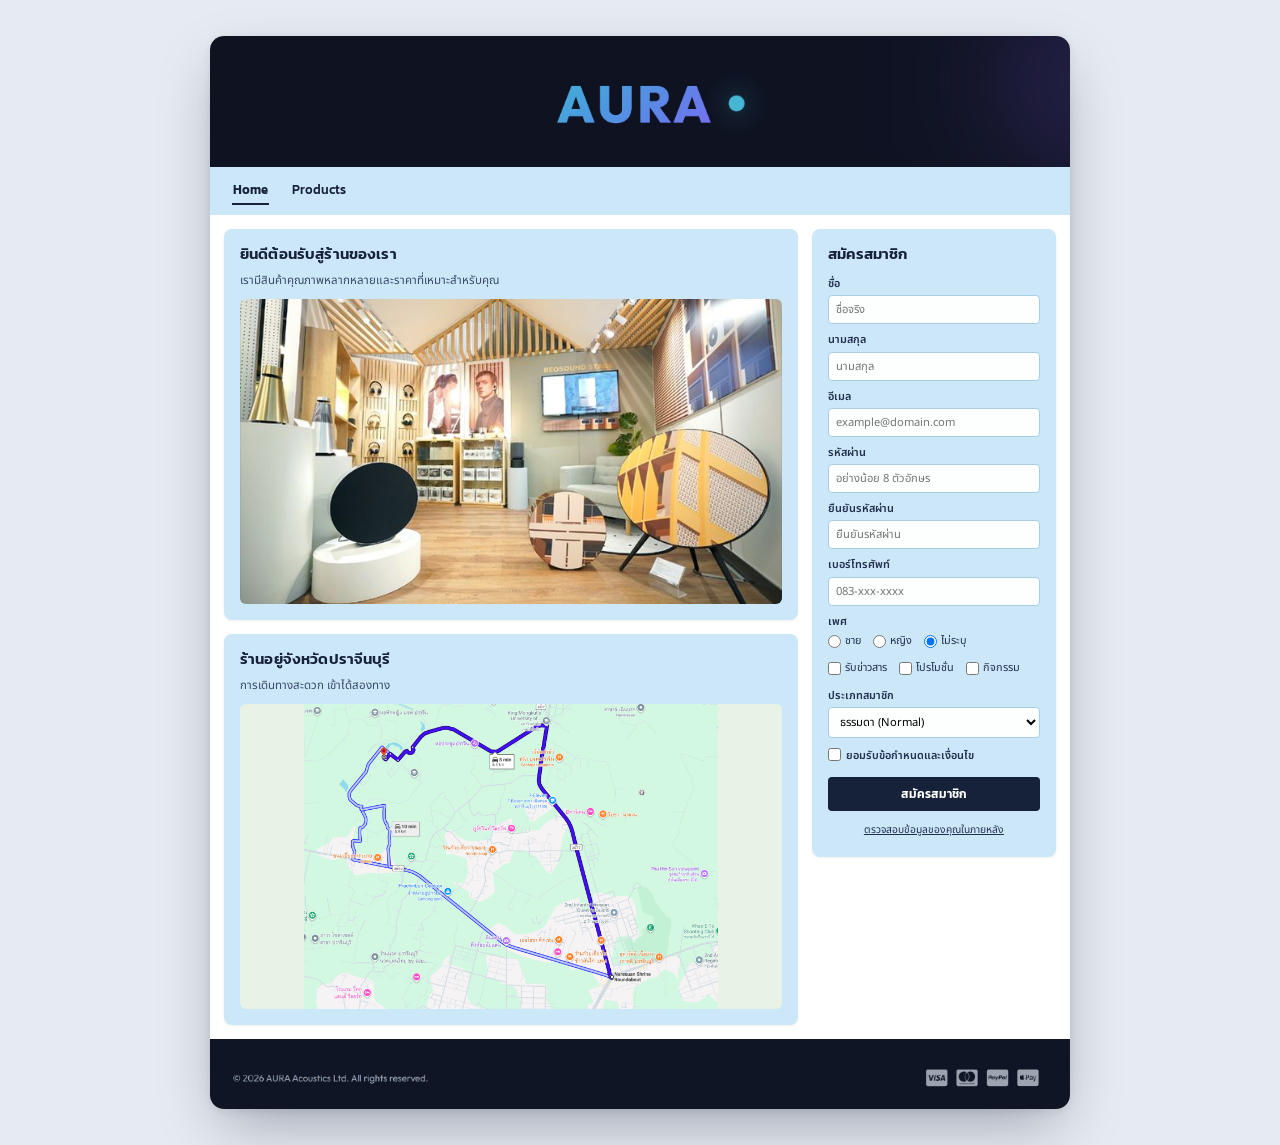
<file: index.html>
<!DOCTYPE html>
<html lang="th">
<head>
<meta charset="UTF-8" />
<meta name="viewport" content="width=device-width, initial-scale=1.0" />
<title>AURA Acoustics | Home</title>
<link rel="stylesheet" href="css/gridstyle.css" />
</head>
<body>

<div class="page">

  
  <header class="site-header">
    <img src="images/header.jpg" alt="AURA Acoustics" />
  </header>

  
  <nav class="site-nav">
    <a href="index.html" class="active">Home</a>
    <a href="product.html">Products</a>
  </nav>

  
  <main class="main-grid">

    
    <section class="content-col">

      <article class="card">
        <h2>ยินดีต้อนรับสู่ร้านของเรา</h2>
        <p class="card-sub">เรามีสินค้าคุณภาพหลากหลายและราคาที่เหมาะสำหรับคุณ</p>
        <div class="media">
          <img src="images/shop.jpg" alt="หน้าร้าน AURA Acoustics" />
        </div>
      </article>

      <article class="card">
        <h2>ร้านอยู่จังหวัดปราจีนบุรี</h2>
        <p class="card-sub">การเดินทางสะดวก เข้าได้สองทาง</p>
        <div class="media map">
          <img src="images/map.png" alt="แผนที่ตั้งร้าน AURA Acoustics จังหวัดปราจีนบุรี" />
        </div>
      </article>

    </section>

    
    <aside class="sidebar">
      <h2>สมัครสมาชิก</h2>

      <form class="form-grid" action="#" method="post">

        <div class="field">
          <label for="firstname">ชื่อ</label>
          <input type="text" id="firstname" name="firstname" placeholder="ชื่อจริง" required />
        </div>

        <div class="field">
          <label for="lastname">นามสกุล</label>
          <input type="text" id="lastname" name="lastname" placeholder="นามสกุล" required />
        </div>

        <div class="field">
          <label for="email">อีเมล</label>
          <input type="email" id="email" name="email" placeholder="example@domain.com" required />
        </div>

        <div class="field">
          <label for="password">รหัสผ่าน</label>
          <input type="password" id="password" name="password" placeholder="อย่างน้อย 8 ตัวอักษร" required />
          <span class="hint"></span>
        </div>

        <div class="field">
          <label for="confirm-password">ยืนยันรหัสผ่าน</label>
          <input type="password" id="confirm-password" name="confirm-password" placeholder="ยืนยันรหัสผ่าน" required />
        </div>

        <div class="field">
          <label for="phone">เบอร์โทรศัพท์</label>
          <input type="tel" id="phone" name="phone" placeholder="083-xxx-xxxx" pattern="[0-9]{3}-[0-9]{3}-[0-9]{4}" />
        </div>

        <div class="field">
          <label>เพศ</label>
          <div class="radio-row">
            <label><input type="radio" name="gender" value="male" /> ชาย</label>
            <label><input type="radio" name="gender" value="female" /> หญิง</label>
            <label><input type="radio" name="gender" value="unspecified" checked /> ไม่ระบุ</label>
          </div>
        </div>

        <div class="field">
          <div class="checkbox-row">
            <label><input type="checkbox" name="subscribe" value="news" /> รับข่าวสาร</label>
            <label><input type="checkbox" name="subscribe" value="promo" /> โปรโมชั่น</label>
            <label><input type="checkbox" name="subscribe" value="event" /> กิจกรรม</label>
          </div>
        </div>

        <div class="field">
          <label for="member-type">ประเภทสมาชิก</label>
          <select id="member-type" name="member-type">
            <option value="normal" selected>ธรรมดา (Normal)</option>
            <option value="vip">VIP</option>
            <option value="premium">Premium</option>
          </select>
        </div>

        <div class="field terms">
          <input type="checkbox" id="terms" name="terms" required />
          <label for="terms">ยอมรับข้อกำหนดและเงื่อนไข</label>
        </div>

        <button type="submit" class="submit-btn">สมัครสมาชิก</button>

        <a href="#" class="member-link">ตรวจสอบข้อมูลของคุณในภายหลัง</a>

      </form>
    </aside>

  </main>

  
  <footer class="site-footer">
    <img src="images/footer.jpg" alt="AURA Acoustics Footer" />
  </footer>

</div>

</body>
</html>
</file>
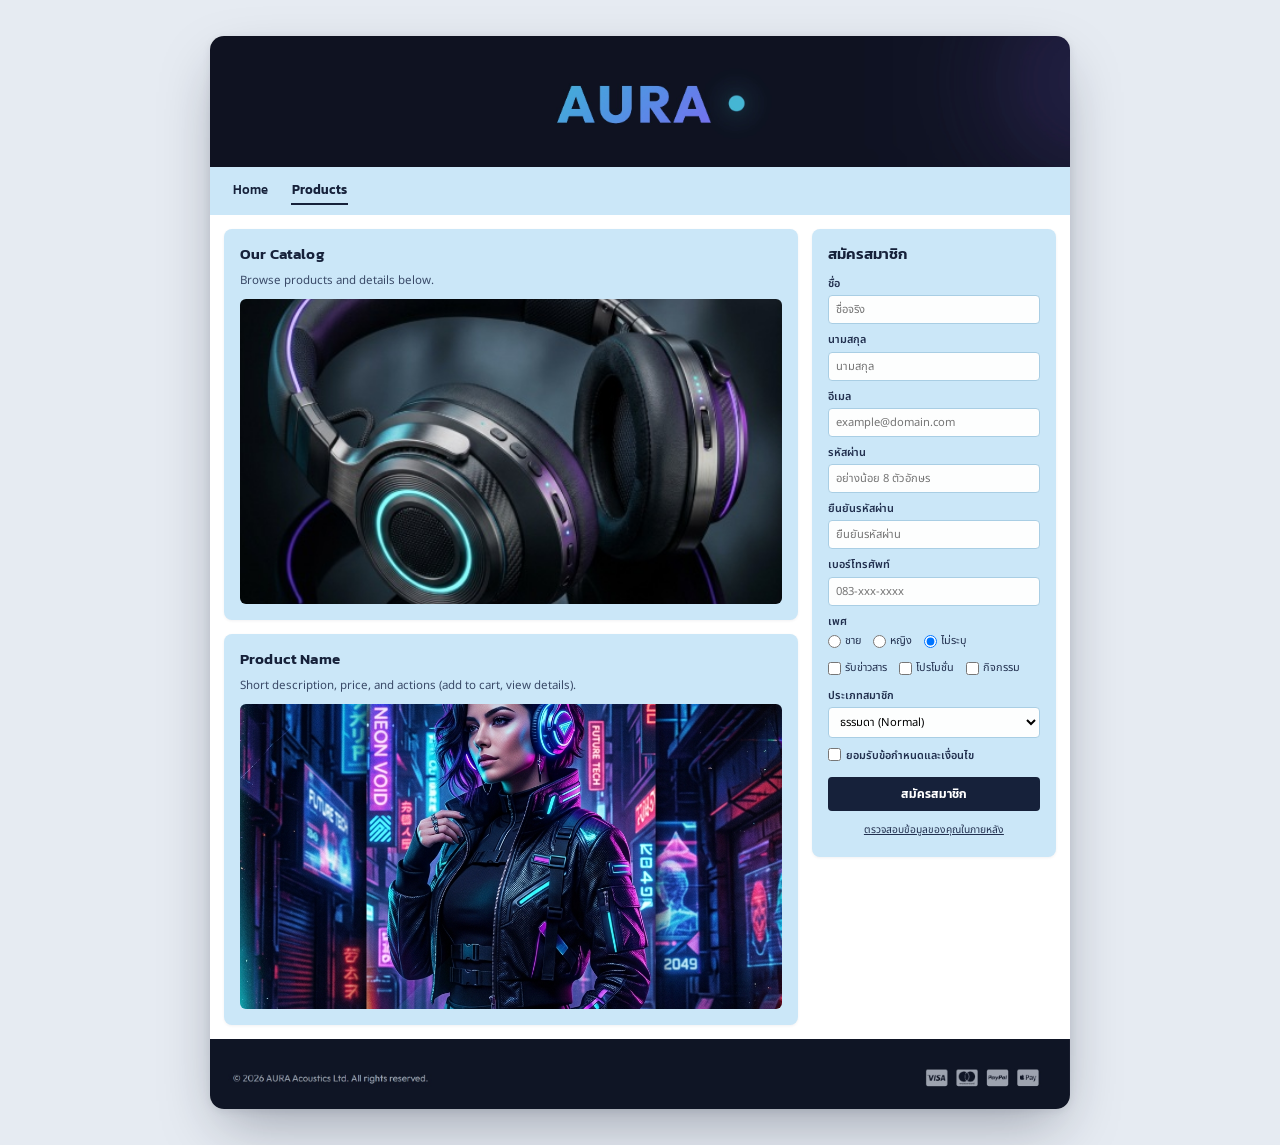
<file: product.html>
<!DOCTYPE html>
<html lang="th">
<head>
<meta charset="UTF-8" />
<meta name="viewport" content="width=device-width, initial-scale=1.0" />
<title>AURA Acoustics | Products</title>
<link rel="stylesheet" href="css/gridstyle.css" />
</head>
<body>

<div class="page">

  
  <header class="site-header">
    <img src="images/header.jpg" alt="AURA Acoustics" />
  </header>

  
  <nav class="site-nav">
    <a href="index.html">Home</a>
    <a href="product.html" class="active">Products</a>
  </nav>

  
  <main class="main-grid">

    
    <section class="content-col">

      <article class="card">
        <h2>Our Catalog</h2>
        <p class="card-sub">Browse products and details below.</p>
        <div class="media">
          <img src="images/product1.jpg" alt="AURA Wireless Headphones" />
        </div>
      </article>

      <article class="card">
        <h2>Product Name</h2>
        <p class="card-sub">Short description, price, and actions (add to cart, view details).</p>
        <div class="media">
          <img src="images/product2.jpg" alt="AURA Headphones lifestyle shot" />
        </div>
      </article>

    </section>

    
    <aside class="sidebar">
      <h2>สมัครสมาชิก</h2>

      <form class="form-grid" action="#" method="post">

        <div class="field">
          <label for="firstname">ชื่อ</label>
          <input type="text" id="firstname" name="firstname" placeholder="ชื่อจริง" required />
        </div>

        <div class="field">
          <label for="lastname">นามสกุล</label>
          <input type="text" id="lastname" name="lastname" placeholder="นามสกุล" required />
        </div>

        <div class="field">
          <label for="email">อีเมล</label>
          <input type="email" id="email" name="email" placeholder="example@domain.com" required />
        </div>

        <div class="field">
          <label for="password">รหัสผ่าน</label>
          <input type="password" id="password" name="password" placeholder="อย่างน้อย 8 ตัวอักษร" required />
        </div>

        <div class="field">
          <label for="confirm-password">ยืนยันรหัสผ่าน</label>
          <input type="password" id="confirm-password" name="confirm-password" placeholder="ยืนยันรหัสผ่าน" required />
        </div>

        <div class="field">
          <label for="phone">เบอร์โทรศัพท์</label>
          <input type="tel" id="phone" name="phone" placeholder="083-xxx-xxxx" pattern="[0-9]{3}-[0-9]{3}-[0-9]{4}" />
        </div>

        <div class="field">
          <label>เพศ</label>
          <div class="radio-row">
            <label><input type="radio" name="gender" value="male" /> ชาย</label>
            <label><input type="radio" name="gender" value="female" /> หญิง</label>
            <label><input type="radio" name="gender" value="unspecified" checked /> ไม่ระบุ</label>
          </div>
        </div>

        <div class="field">
          <div class="checkbox-row">
            <label><input type="checkbox" name="subscribe" value="news" /> รับข่าวสาร</label>
            <label><input type="checkbox" name="subscribe" value="promo" /> โปรโมชั่น</label>
            <label><input type="checkbox" name="subscribe" value="event" /> กิจกรรม</label>
          </div>
        </div>

        <div class="field">
          <label for="member-type">ประเภทสมาชิก</label>
          <select id="member-type" name="member-type">
            <option value="normal" selected>ธรรมดา (Normal)</option>
            <option value="vip">VIP</option>
            <option value="premium">Premium</option>
          </select>
        </div>

        <div class="field terms">
          <input type="checkbox" id="terms" name="terms" required />
          <label for="terms">ยอมรับข้อกำหนดและเงื่อนไข</label>
        </div>

        <button type="submit" class="submit-btn">สมัครสมาชิก</button>

        <a href="#" class="member-link">ตรวจสอบข้อมูลของคุณในภายหลัง</a>

      </form>
    </aside>

  </main>

  
  <footer class="site-footer">
    <img src="images/footer.jpg" alt="AURA Acoustics Footer" />
  </footer>

</div>

</body>
</html>
</file>
<file: css/gridstyle.css>
@import url("https://fonts.googleapis.com/css2?family=Kanit:wght@400;500;600;700&family=Noto+Sans+Thai:wght@400;500;600&display=swap");

* {
  box-sizing: border-box;
  margin: 0;
  padding: 0;
}

html {
  background-color: #e6ebf2;
}

body {
  font-family: "Noto Sans Thai", "Kanit", "Segoe UI", sans-serif;
  color: #16213a;
  line-height: 1.5;
  display: flex;
  justify-content: center;
  padding: 36px 16px;
}

img {
  max-width: 100%;
  display: block;
}

a {
  color: inherit;
  text-decoration: none;
}

h1, h2, h3, .site-nav, .submit-btn {
  font-family: "Kanit", "Noto Sans Thai", sans-serif;
}


.page {
  display: grid;
  grid-template-columns: 1fr;
  grid-template-rows: auto auto 1fr auto;
  grid-template-areas:
    "header"
    "nav"
    "main"
    "footer";
  width: 100%;
  max-width: 860px;
  background-color: #ffffff;
  border-radius: 14px;
  overflow: hidden;
  box-shadow: 0 24px 60px -12px rgba(16, 22, 43, 0.35),
              0 2px 8px rgba(16, 22, 43, 0.08);
}


.site-header {
  grid-area: header;
  line-height: 0;
}

.site-header img {
  width: 100%;
}


.site-nav {
  grid-area: nav;
  background-color: #cbe7f8;
  display: flex;
  gap: 22px;
  padding: 10px 22px;
  font-weight: 500;
  font-size: 0.82rem;
}

.site-nav a {
  padding: 3px 1px;
  border-bottom: 2px solid transparent;
  transition: border-color 0.2s ease, color 0.2s ease;
}

.site-nav a:hover,
.site-nav a.active {
  border-color: #16213a;
  font-weight: 600;
}


.main-grid {
  grid-area: main;
  display: grid;
  grid-template-columns: 2.35fr 1fr;
  gap: 14px;
  padding: 14px;
  align-items: start;
  background-color: #ffffff;
}


.content-col {
  display: grid;
  grid-template-columns: 1fr;
  gap: 14px;
}

.card {
  background-color: #cbe7f8;
  border-radius: 8px;
  padding: 14px 16px 16px;
  display: grid;
  grid-template-rows: auto auto 1fr;
  gap: 6px;
  box-shadow: 0 1px 3px rgba(16, 22, 43, 0.06);
}

.card h2 {
  font-size: 0.95rem;
  font-weight: 600;
  letter-spacing: 0.01em;
}

.card p.card-sub {
  font-size: 0.72rem;
  color: #3a4a68;
}

.card .media {
  border-radius: 6px;
  overflow: hidden;
  margin-top: 4px;
}

.card .media img {
  width: 100%;
  height: auto;
  aspect-ratio: 16 / 9;   
  object-fit: cover;
}

.card:hover .media img {
  transform: scale(1.03);
}

.card .media.map img {
  object-fit: contain;
  background: #e9f3e5;
  height: auto;
}

.sidebar {
  background-color: #cbe7f8;
  border-radius: 8px;
  padding: 14px 16px 18px;
  box-shadow: 0 1px 3px rgba(16, 22, 43, 0.06);
}

.sidebar h2 {
  font-size: 0.95rem;
  font-weight: 600;
  margin-bottom: 10px;
}

.form-grid {
  display: grid;
  grid-template-columns: 1fr;
  gap: 8px;
}

.field label {
  display: block;
  font-size: 0.68rem;
  font-weight: 600;
  margin-bottom: 3px;
  color: #22304f;
}

.field input[type="text"],
.field input[type="email"],
.field input[type="password"],
.field input[type="tel"],
.field select {
  width: 100%;
  padding: 5px 7px;
  border: 1px solid #a9cee4;
  border-radius: 4px;
  background-color: #fdfefe;
  font-size: 0.7rem;
  font-family: inherit;
}

.field input:focus,
.field select:focus {
  outline: 2px solid #4c8fc2;
  outline-offset: 1px;
}

.radio-row,
.checkbox-row {
  display: flex;
  flex-wrap: wrap;
  gap: 8px 12px;
  font-size: 0.66rem;
}

.radio-row label,
.checkbox-row label {
  display: flex;
  align-items: center;
  gap: 4px;
  font-weight: 400;
}

.terms {
  font-size: 0.64rem;
  display: flex;
  align-items: flex-start;
  gap: 5px;
  margin-top: 2px;
}

.submit-btn {
  background-color: #16213a;
  color: #ffffff;
  border: none;
  border-radius: 4px;
  padding: 8px 0;
  font-size: 0.76rem;
  font-weight: 600;
  cursor: pointer;
  transition: background-color 0.2s ease;
  margin-top: 2px;
}

.submit-btn:hover {
  background-color: #2a3b66;
}

.member-link {
  display: block;
  text-align: center;
  font-size: 0.64rem;
  text-decoration: underline;
  color: #22304f;
  margin-top: 4px;
}

.site-footer {
  grid-area: footer;
  background-color: #0e152b;
  line-height: 0;
}

.site-footer img {
  width: 100%;
}

@media (max-width: 620px) {
  body {
    padding: 0;
  }
  .page {
    border-radius: 0;
    box-shadow: none;
  }
  .main-grid {
    grid-template-columns: 1fr;
  }
}
</file>
